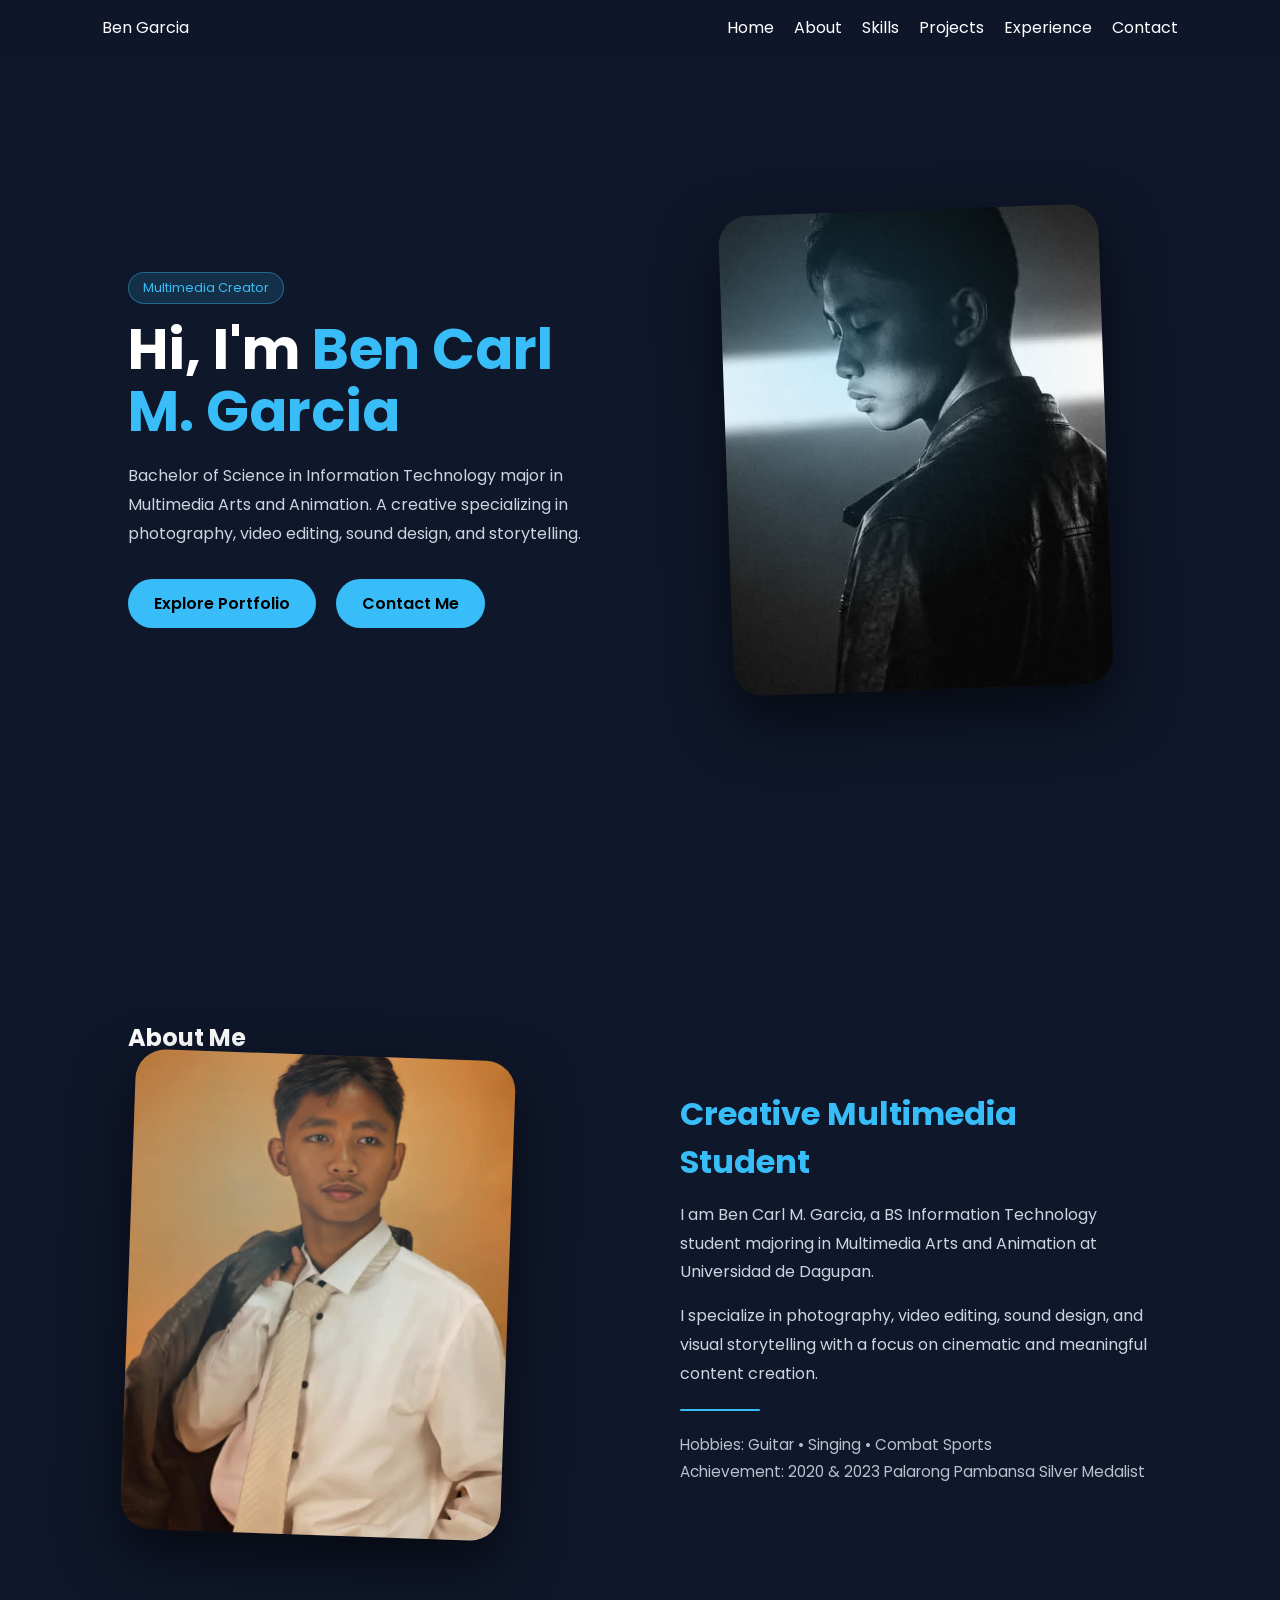
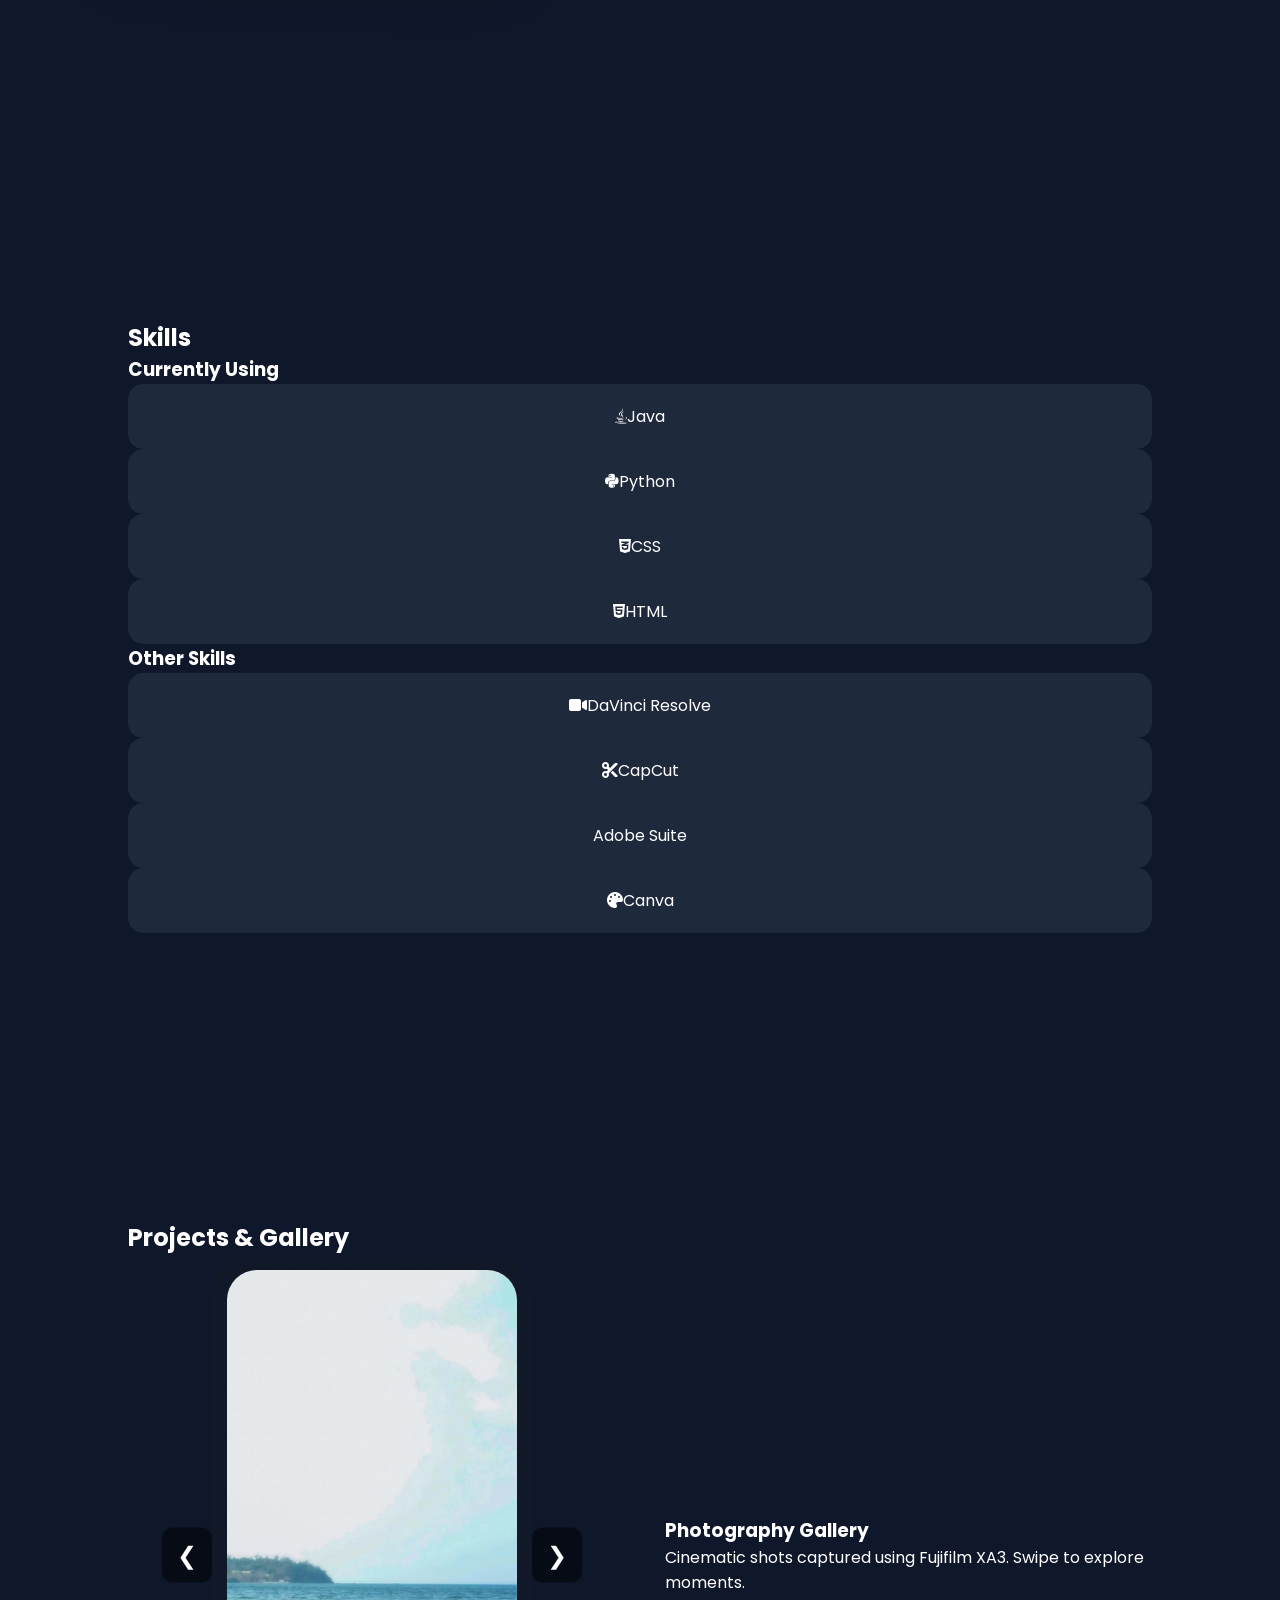
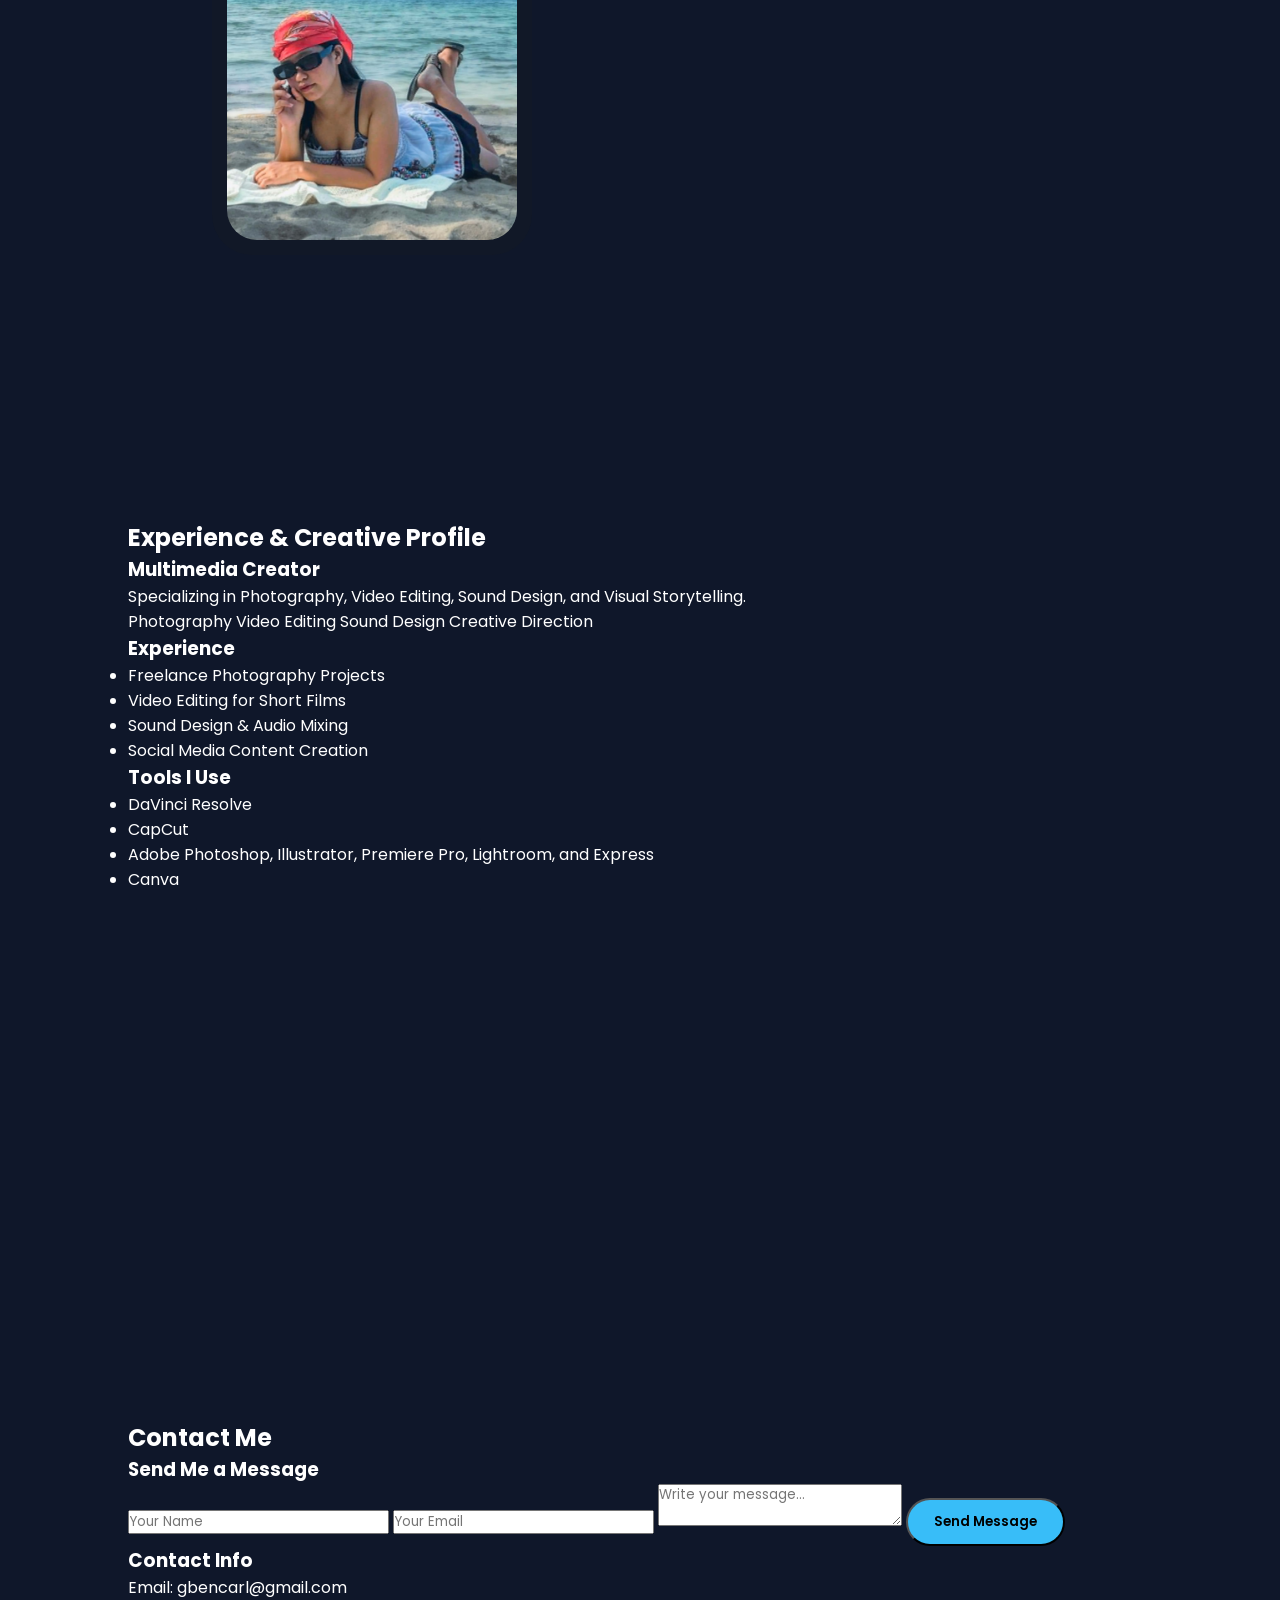
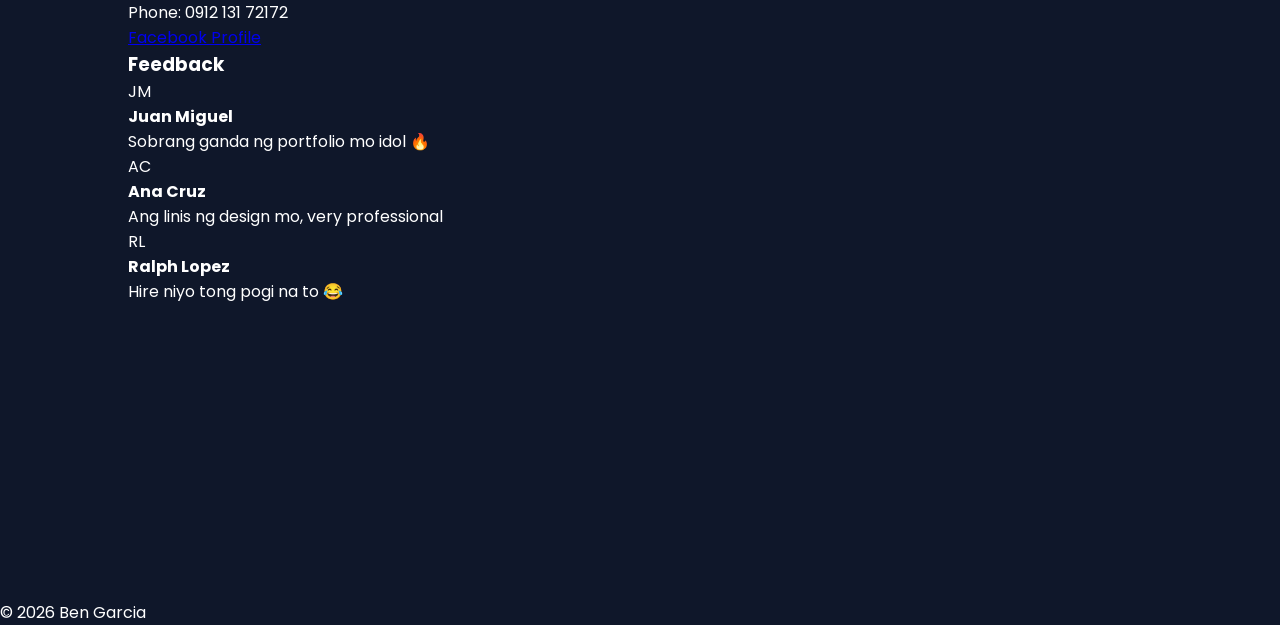
<file: Garcia_Website/index.html>
<!DOCTYPE html>
<html lang="en">
<head>
<meta charset="UTF-8" />
<meta name="viewport" content="width=device-width, initial-scale=1.0"/>
<title>Ben Carl M. Garcia | Portfolio</title>

<link href="https://fonts.googleapis.com/css2?family=Poppins:wght@300;400;500;600;700&display=swap" rel="stylesheet">
<link rel="stylesheet" href="https://cdnjs.cloudflare.com/ajax/libs/font-awesome/6.5.2/css/all.min.css">
<link rel="stylesheet" href="style.css">
</head>

<body>

<nav>
  <div class="logo">Ben Garcia</div>
  <ul class="nav-links">
    <li><a href="#home">Home</a></li>
    <li><a href="#about">About</a></li>
    <li><a href="#skills">Skills</a></li>
    <li><a href="#projects">Projects</a></li>
    <li><a href="#experience">Experience</a></li>
    <li><a href="#contact">Contact</a></li>
  </ul>
</nav>

<!-- HOME -->
<section id="home" class="hero hidden">

  <div class="hero-text">

    <div class="hero-badge">Multimedia Creator</div>

    <h1>Hi, I'm <span>Ben Carl M. Garcia</span></h1>

    <p>
      Bachelor of Science in Information Technology major in Multimedia Arts and Animation.
      A creative specializing in photography, video editing, sound design, and storytelling.
    </p>

    <div class="buttons">
      <a href="#projects" class="btn">Explore Portfolio</a>
      <a href="#contact" class="btn">Contact Me</a>
    </div>

  </div>

  <div class="hero-image">
    <div class="image-frame">
      <img src="image/profile.png" class="hero-img">
      <div class="glow"></div>
    </div>
  </div>

</section>

<!-- ABOUT -->
<section id="about" class="hidden">

  <h2 class="section-title">About Me</h2>

  <div class="about-hero">

    <!-- IMAGE SIDE (like homepage frame) -->
    <div class="about-image">

      <div class="about-frame">
        <img src="image/about.png" class="about-img">
        <div class="about-glow"></div>
      </div>

    </div>

    <!-- TEXT SIDE -->
    <div class="about-text">

      <h3>Creative Multimedia Student</h3>

      <p>
        I am Ben Carl M. Garcia, a BS Information Technology student majoring in Multimedia Arts and Animation at Universidad de Dagupan.
      </p>

      <p>
        I specialize in photography, video editing, sound design, and visual storytelling with a focus on cinematic and meaningful content creation.
      </p>

      <div class="about-line"></div>

      <p class="about-highlight">
        Hobbies: Guitar • Singing • Combat Sports <br>
        Achievement: 2020 & 2023 Palarong Pambansa Silver Medalist
      </p>

    </div>

  </div>

</section>

<!-- SKILLS -->
<section id="skills" class="hidden">

<h2 class="section-title">Skills</h2>

<div class="skills-wrapper">

  <!-- CURRENTLY USING -->
  <div class="skill-block">

    <h3 class="skill-title">Currently Using</h3>

    <div class="skill-grid">

      <div class="skill-card"><i class="fa-brands fa-java"></i><span>Java</span></div>
      <div class="skill-card"><i class="fa-brands fa-python"></i><span>Python</span></div>
      <div class="skill-card"><i class="fa-brands fa-css3-alt"></i><span>CSS</span></div>
      <div class="skill-card"><i class="fa-brands fa-html5"></i><span>HTML</span></div>

    </div>

  </div>

  <!-- OTHER SKILLS -->
  <div class="skill-block">

    <h3 class="skill-title">Other Skills</h3>

    <div class="skill-grid">

      <div class="skill-card"><i class="fa-solid fa-video"></i><span>DaVinci Resolve</span></div>
      <div class="skill-card"><i class="fa-solid fa-scissors"></i><span>CapCut</span></div>
      <div class="skill-card"><i class="fa-brands fa-adobe"></i><span>Adobe Suite</span></div>
      <div class="skill-card"><i class="fa-solid fa-palette"></i><span>Canva</span></div>

    </div>

  </div>

</div>

</section>

<!-- PROJECTS -->
<section id="projects" class="hidden">

<h2 class="section-title">Projects & Gallery</h2>

<div class="viewer">

  <div class="phone-frame">
    <button class="nav-btn left" onclick="prevImage()">&#10094;</button>

    <div class="phone-screen">
      <div class="phone-track" id="phoneTrack">
        <img src="image/p1.png" class="phone-img">
        <img src="image/p2.png" class="phone-img">
        <img src="image/p3.png" class="phone-img">
        <img src="image/p4.png" class="phone-img">
        <img src="image/p5.png" class="phone-img">
        <img src="image/p6.png" class="phone-img">
      </div>
    </div>

    <button class="nav-btn right" onclick="nextImage()">&#10095;</button>
  </div>

  <div class="viewer-text">
    <h3>Photography Gallery</h3>
    <p>Cinematic shots captured using Fujifilm XA3. Swipe to explore moments.</p>
  </div>

</div>

</section>

<!-- EXPERIENCE -->
<section id="experience" class="hidden">

  <h2 class="section-title">Experience & Creative Profile</h2>

  <div class="experience-grid">

    <!-- MAIN IDENTITY CARD -->
    <div class="exp-card main">

      <h3>Multimedia Creator</h3>

      <p>
        Specializing in Photography, Video Editing, Sound Design, and Visual Storytelling.
      </p>

      <div class="badges">
        <span>Photography</span>
        <span>Video Editing</span>
        <span>Sound Design</span>
        <span>Creative Direction</span>
      </div>

    </div>

    <!-- EXPERIENCE CARD -->
    <div class="exp-card">

      <h3>Experience</h3>

      <ul>
        <li>Freelance Photography Projects</li>
        <li>Video Editing for Short Films</li>
        <li>Sound Design & Audio Mixing</li>
        <li>Social Media Content Creation</li>
      </ul>

    </div>

    <!-- TOOLS CARD -->
    <div class="exp-card">

      <h3>Tools I Use</h3>

      <ul>
        <li>DaVinci Resolve</li>
        <li>CapCut</li>
        <li>Adobe Photoshop, Illustrator, Premiere Pro, Lightroom, and Express</li>
        <li>Canva</li>
      </ul>

    </div>

  </div>

</section>
<!-- CONTACT UPGRADED -->
<section id="contact" class="hidden">

<h2 class="section-title">Contact Me</h2>

<div class="contact-container">

  <!-- MESSAGE BOX -->
  <div class="glass-card">
    <h3>Send Me a Message</h3>

    <input type="text" placeholder="Your Name">
    <input type="email" placeholder="Your Email">
    <textarea placeholder="Write your message..."></textarea>

    <button class="btn">Send Message</button>
  </div>

  <!-- INFO -->
  <div class="glass-card">
    <h3>Contact Info</h3>
    <p>Email: gbencarl@gmail.com</p>
    <p>Phone: 0912 131 72172</p>

    <a href="https://www.facebook.com/becarl.garcia" target="_blank">
      Facebook Profile
    </a>
  </div>

</div>

<!-- FAKE COMMENTS -->
<div class="comments-section">

  <h3>Feedback</h3>

  <div class="comment">
    <div class="avatar">JM</div>
    <div><b>Juan Miguel</b><p>Sobrang ganda ng portfolio mo idol 🔥</p></div>
  </div>

  <div class="comment">
    <div class="avatar">AC</div>
    <div><b>Ana Cruz</b><p>Ang linis ng design mo, very professional</p></div>
  </div>

  <div class="comment">
    <div class="avatar">RL</div>
    <div><b>Ralph Lopez</b><p>Hire niyo tong pogi na to 😂</p></div>
  </div>

</div>

</section>

<footer>© 2026 Ben Garcia</footer>

<script src="script.js"></script>

</body>
</html>
</file>
<file: Garcia_Website/style.css>
*{
  margin:0;
  padding:0;
  box-sizing:border-box;
  font-family:Poppins;
}

body{
  background:#0f172a;
  color:white;
  overflow-x:hidden;
}

/* NAV */
nav{
  position:fixed;
  width:100%;
  top:0;
  display:flex;
  justify-content:space-between;
  padding:15px 8%;
  background:#0f172aee;
  z-index:1000;
}

.nav-links{
  display:flex;
  gap:20px;
  list-style:none;
}

.nav-links a{
  color:white;
  text-decoration:none;
}

/* SECTIONS */
section{
  padding:120px 10%;
  min-height:100vh;
}

/* ================= HERO ================= */

.hero{
  display:grid;
  grid-template-columns:1fr 1fr;
  align-items:center;
  gap:80px;
}

.hero-text h1{
  font-size:3.5rem;
  line-height:1.1;
}

.hero-text span{
  color:#38bdf8;
}

.hero-text p{
  margin-top:20px;
  color:#cbd5e1;
  line-height:1.8;
  max-width:500px;
}

/* BADGE */
.hero-badge{
  display:inline-block;
  padding:6px 14px;
  background:rgba(56,189,248,0.15);
  border:1px solid rgba(56,189,248,0.4);
  color:#38bdf8;
  border-radius:20px;
  font-size:0.8rem;
  margin-bottom:15px;
}

/* ================= BUTTON ================= */

.buttons{
  display:flex;
  gap:20px;
  margin-top:30px;
  flex-wrap:wrap;
  align-items:center;
}

.btn{
  display:inline-flex;
  align-items:center;
  justify-content:center;
  padding:12px 26px;
  background:#38bdf8;
  color:black;
  border-radius:30px;
  text-decoration:none;
  font-weight:600;
  white-space:nowrap;
  transition:0.3s ease;
}

.btn:hover{
  transform:translateY(-4px);
}

/* ================= HERO IMAGE ================= */

.hero-image{
  display:flex;
  justify-content:center;
}

.image-frame{
  position:relative;
  width:380px;
  height:480px;
  border-radius:30px;
  overflow:hidden;
  box-shadow:0 25px 60px rgba(0,0,0,0.6);
  transform:rotate(-2deg);
  transition:0.5s ease;
}

.image-frame:hover{
  transform:rotate(0deg) scale(1.03);
}

.hero-img{
  width:120%;
  height:120%;
  object-fit:cover;
  transform:translate(-10%, -10%);
}

.glow{
  position:absolute;
  inset:0;
  background:radial-gradient(circle at 30% 30%, rgba(56,189,248,0.25), transparent 60%);
}

/* ================= ABOUT ================= */


.about-hero{
  display:grid;
  grid-template-columns:1fr 1fr;
  align-items:center;
  gap:80px;
}

/* IMAGE  */
.about-frame{
  position:relative;
  width:380px;
  height:480px;
  border-radius:30px;
  overflow:hidden;
  box-shadow:0 25px 60px rgba(0,0,0,0.6);
  transform:rotate(2deg);
  transition:0.5s ease;
}

.about-frame:hover{
  transform:rotate(0deg) scale(1.03);
}

.about-img{
  width:100%;
  height:100%;
  object-fit:cover;
  object-position:center top; 
  transform:scale(1.05);      
}

.about-glow{
  position:absolute;
  inset:0;
  background:radial-gradient(circle at 30% 30%, rgba(56,189,248,0.25), transparent 60%);
}

/* TEXT */
.about-text h3{
  font-size:2rem;
  color:#38bdf8;
  margin-bottom:15px;
}

.about-text p{
  color:#cbd5e1;
  line-height:1.8;
  margin-bottom:15px;
  max-width:500px;
}

/* divider line */
.about-line{
  width:80px;
  height:2px;
  background:#38bdf8;
  margin:20px 0;
  border-radius:10px;
}

/* highlight text */
.about-highlight{
  color:white;
  font-size:0.95rem;
  opacity:0.9;
}

/* MOBILE */
@media(max-width:950px){
  .about-hero{
    grid-template-columns:1fr;
    gap:40px;
  }

  .about-frame{
    width:320px;
    height:400px;
    margin:auto;
  }
}

/* ================= SKILLS ================= */

.skills-grid{
  display:grid;
  grid-template-columns:repeat(4,1fr);
  gap:20px;
}

.skill-card{
  background:#1e293b;
  padding:20px;
  border-radius:15px;
  text-align:center;
}

/* ================= GALLERY PHONE ================= */

.viewer{
  display:grid;
  grid-template-columns:1fr 1fr;
  gap:50px;
  align-items:center;
}

.phone-frame{
  width:320px;
  height:600px;
  background:#111827;
  border-radius:40px;
  padding:15px;
  margin:auto;
  position:relative;
}

.phone-screen{
  width:100%;
  height:100%;
  overflow:hidden;
  border-radius:30px;
}

.phone-track{
  display:flex;
  height:100%;
  transition:0.3s ease;
}

.phone-img{
  min-width:100%;
  object-fit:cover;
}

/* ARROWS */
.nav-btn{
  position:absolute;
  top:50%;
  transform:translateY(-50%);
  background:rgba(0,0,0,0.5);
  color:white;
  border:none;
  font-size:24px;
  padding:10px 15px;
  cursor:pointer;
  z-index:10;
  border-radius:10px;
}

.nav-btn.left{ left:-50px; }
.nav-btn.right{ right:-50px; }

.nav-btn:hover{
  background:rgba(56,189,248,0.7);
}

/* ================= ANIMATION ================= */

.hidden{
  opacity:0;
  transform:translateY(50px);
  transition:1s;
}

.show{
  opacity:1;
  transform:translateY(0);
}

/* ================= MOBILE ================= */

@media(max-width:950px){

  .hero,
  .about-container,
  .viewer{
    grid-template-columns:1fr;
  }

  .hero-text h1{
    font-size:2.2rem;
  }

  .buttons{
    flex-direction:column;
    align-items:flex-start;
  }

  .btn{
    width:100%;
    text-align:center;
  }
 /* CLEAN HORIZONTAL ALIGNMENT */
.skill-grid{
  display:flex;
  justify-content:center;
  align-items:center;
  gap:35px;
  flex-wrap:nowrap;
}
.skill-card{
  display:flex;
  flex-direction:column;
  align-items:center;
  justify-content:center;
  text-align:center;
  background:transparent;  
  padding:10px;
  min-width:70px;
  transition:0.3s ease;
}

/* ICON ONLY FOCUS */
.skill-card i{
  font-size:2rem;
  color:#38bdf8;
  margin-bottom:6px;
  transition:0.3s ease;
}

/* TEXT SMALL + CLEAN */
.skill-card h4{
  font-size:0.75rem;
  color:#cbd5e1;
  font-weight:400;
  letter-spacing:0.5px;
}

/* HOVER (subtle glow only) */
.skill-card:hover i{
  transform:translateY(-4px);
  color:white;
  text-shadow:0 0 10px #38bdf8;
}

}
</file>
